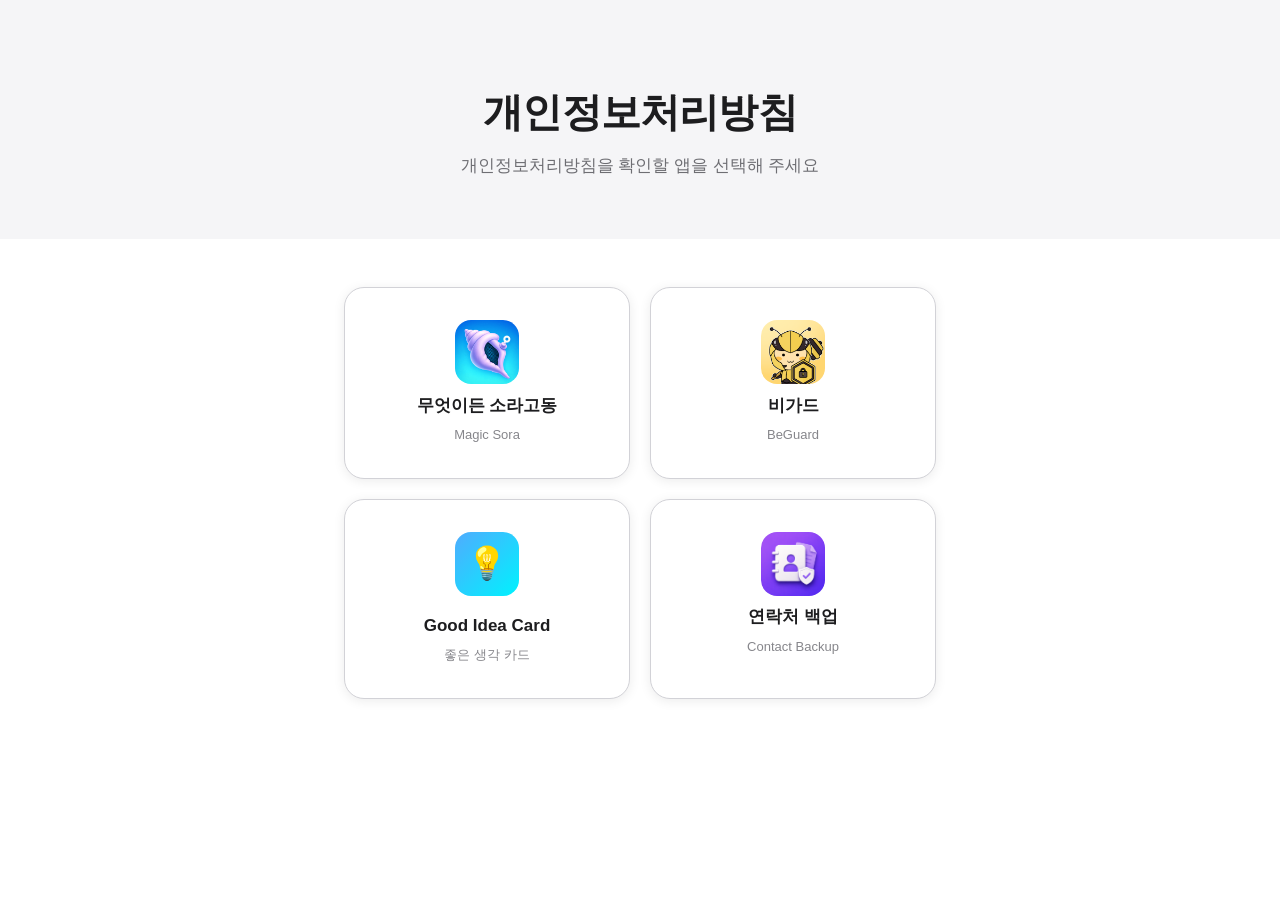
<file: index.html>
<!DOCTYPE html>
<html lang="ko">
<head>
  <meta charset="UTF-8">
  <meta name="viewport" content="width=device-width, initial-scale=1.0">
  <title>Privacy Policy — canbe</title>
  <link rel="stylesheet" href="style.css">
</head>
<body>

  <header class="hero">
    <h1>개인정보처리방침</h1>
    <p class="subtitle">개인정보처리방침을 확인할 앱을 선택해 주세요</p>
  </header>

  <div class="app-grid">

    <a href="sora.html" class="app-card">
      <img src="images/sora/icon-sora.png" alt="무엇이든 소라고동" style="width: 64px; height: 64px; border-radius: 16px;">
      <h2>무엇이든 소라고동</h2>
      <p class="desc">Magic Sora</p>
    </a>

    <a href="beguard.html" class="app-card">
      <img src="images/beguard/icon-beguard.png" alt="BeGuard" style="width: 64px; height: 64px; border-radius: 16px;">
      <h2>비가드</h2>
      <p class="desc">BeGuard</p>
    </a>

    <a href="good-idea-card.html" class="app-card">
      <div class="icon" style="background: linear-gradient(135deg, #4facfe, #00f2fe);">💡</div>
      <h2>Good Idea Card</h2>
      <p class="desc">좋은 생각 카드</p>
    </a>

    <a href="contact-backup.html" class="app-card">
      <img src="images/contact/icon-contact.png" alt="Contact Backup" style="width: 64px; height: 64px; border-radius: 16px;">
      <h2>연락처 백업</h2>
      <p class="desc">Contact Backup</p>
    </a>

  </div>


</body>
</html>
</file>
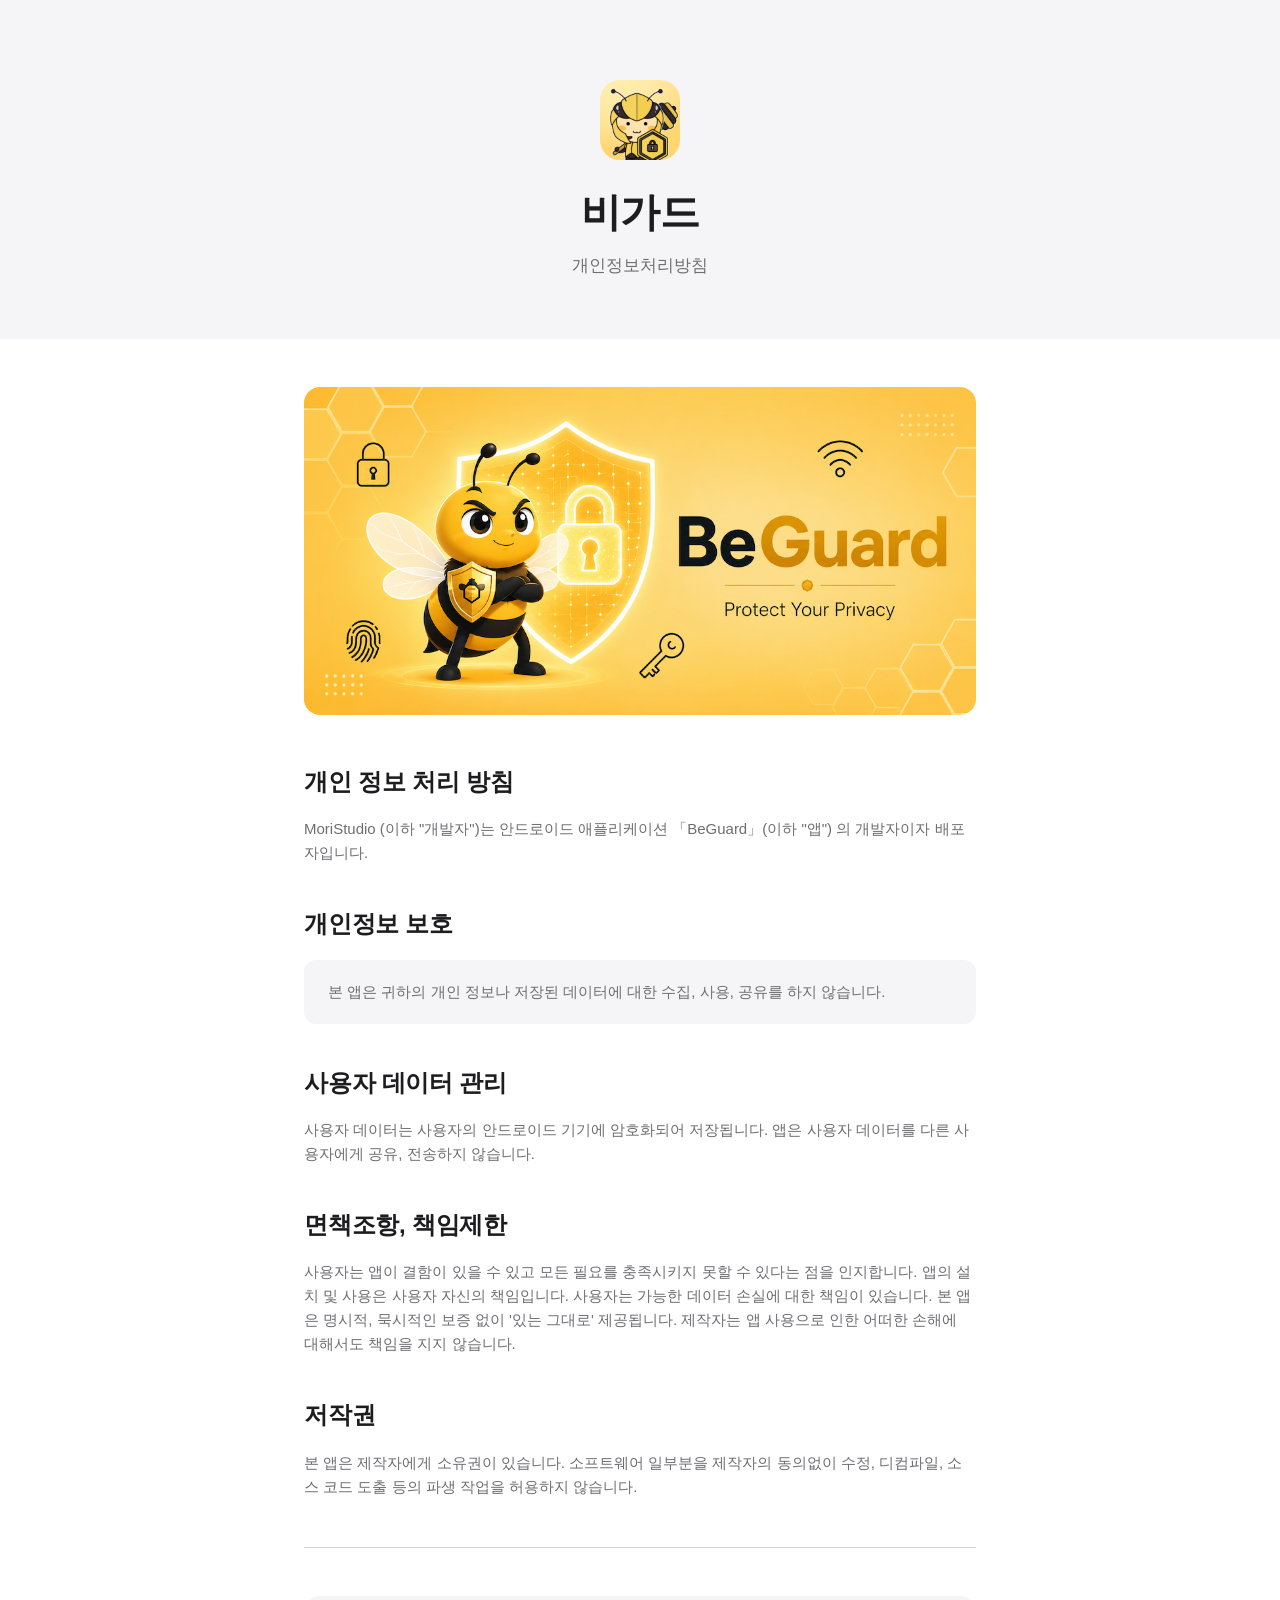
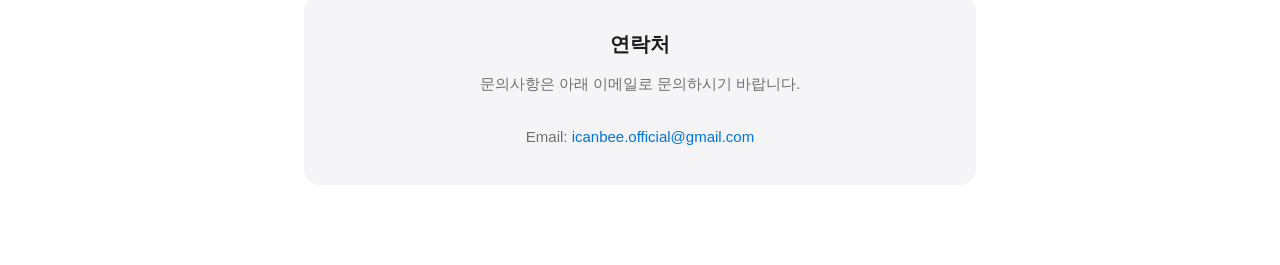
<file: beguard.html>
<!DOCTYPE html>
<html lang="ko">
<head>
  <meta charset="UTF-8">
  <meta name="viewport" content="width=device-width, initial-scale=1.0">
  <title>개인정보처리방침 — BeGuard</title>
  <link rel="stylesheet" href="style.css">
</head>
<body>

  <header class="hero">
    <img src="images/beguard/icon-beguard.png" alt="BeGuard" style="width: 80px; height: 80px; border-radius: 20px; margin: 0 auto 20px; display: block;">
    <h1>비가드</h1>
    <p class="subtitle">개인정보처리방침</p>
  </header>

  <main class="container">
      <img src="images/beguard/banner-beguard.png" alt="BeGuard 배너" style="width: 100%; border-radius: 16px; margin-bottom: 40px;">

    <section class="section">
      <h2>개인 정보 처리 방침</h2>
      <p><span id="developer-name"></span> (이하 "개발자")는 안드로이드 애플리케이션 「BeGuard」(이하 "앱") 의 개발자이자 배포자입니다.</p>
    </section>

    <section class="section">
      <h2>개인정보 보호</h2>
      <div class="highlight-box">
        <p>본 앱은 귀하의 개인 정보나 저장된 데이터에 대한 수집, 사용, 공유를 하지 않습니다.</p>
      </div>
    </section>

    <section class="section">
      <h2>사용자 데이터 관리</h2>
      <p>사용자 데이터는 사용자의 안드로이드 기기에 암호화되어 저장됩니다. 앱은 사용자 데이터를 다른 사용자에게 공유, 전송하지 않습니다.</p>
    </section>

    <section class="section">
      <h2>면책조항, 책임제한</h2>
      <p>사용자는 앱이 결함이 있을 수 있고 모든 필요를 충족시키지 못할 수 있다는 점을 인지합니다. 앱의 설치 및 사용은 사용자 자신의 책임입니다. 사용자는 가능한 데이터 손실에 대한 책임이 있습니다. 본 앱은 명시적, 묵시적인 보증 없이 '있는 그대로' 제공됩니다. 제작자는 앱 사용으로 인한 어떠한 손해에 대해서도 책임을 지지 않습니다.</p>
    </section>

    <section class="section">
      <h2>저작권</h2>
      <p>본 앱은 제작자에게 소유권이 있습니다. 소프트웨어 일부분을 제작자의 동의없이 수정, 디컴파일, 소스 코드 도출 등의 파생 작업을 허용하지 않습니다.</p>
    </section>

    <div class="divider"></div>

    <div id="contact" class="contact-card"></div>
    <script src="data/developer-info.js"></script>
    <script>
      document.getElementById('developer-name').textContent = DEVELOPER_INFO.name;
      document.getElementById('contact').innerHTML = `
        <h3>연락처</h3>
        <p>문의사항은 아래 이메일로 문의하시기 바랍니다.</p>
        <br>
        <p>Email: <a href="mailto:${DEVELOPER_INFO.email}">${DEVELOPER_INFO.email}</a></p>
      `;
    </script>
  </main>


</body>
</html>
</file>
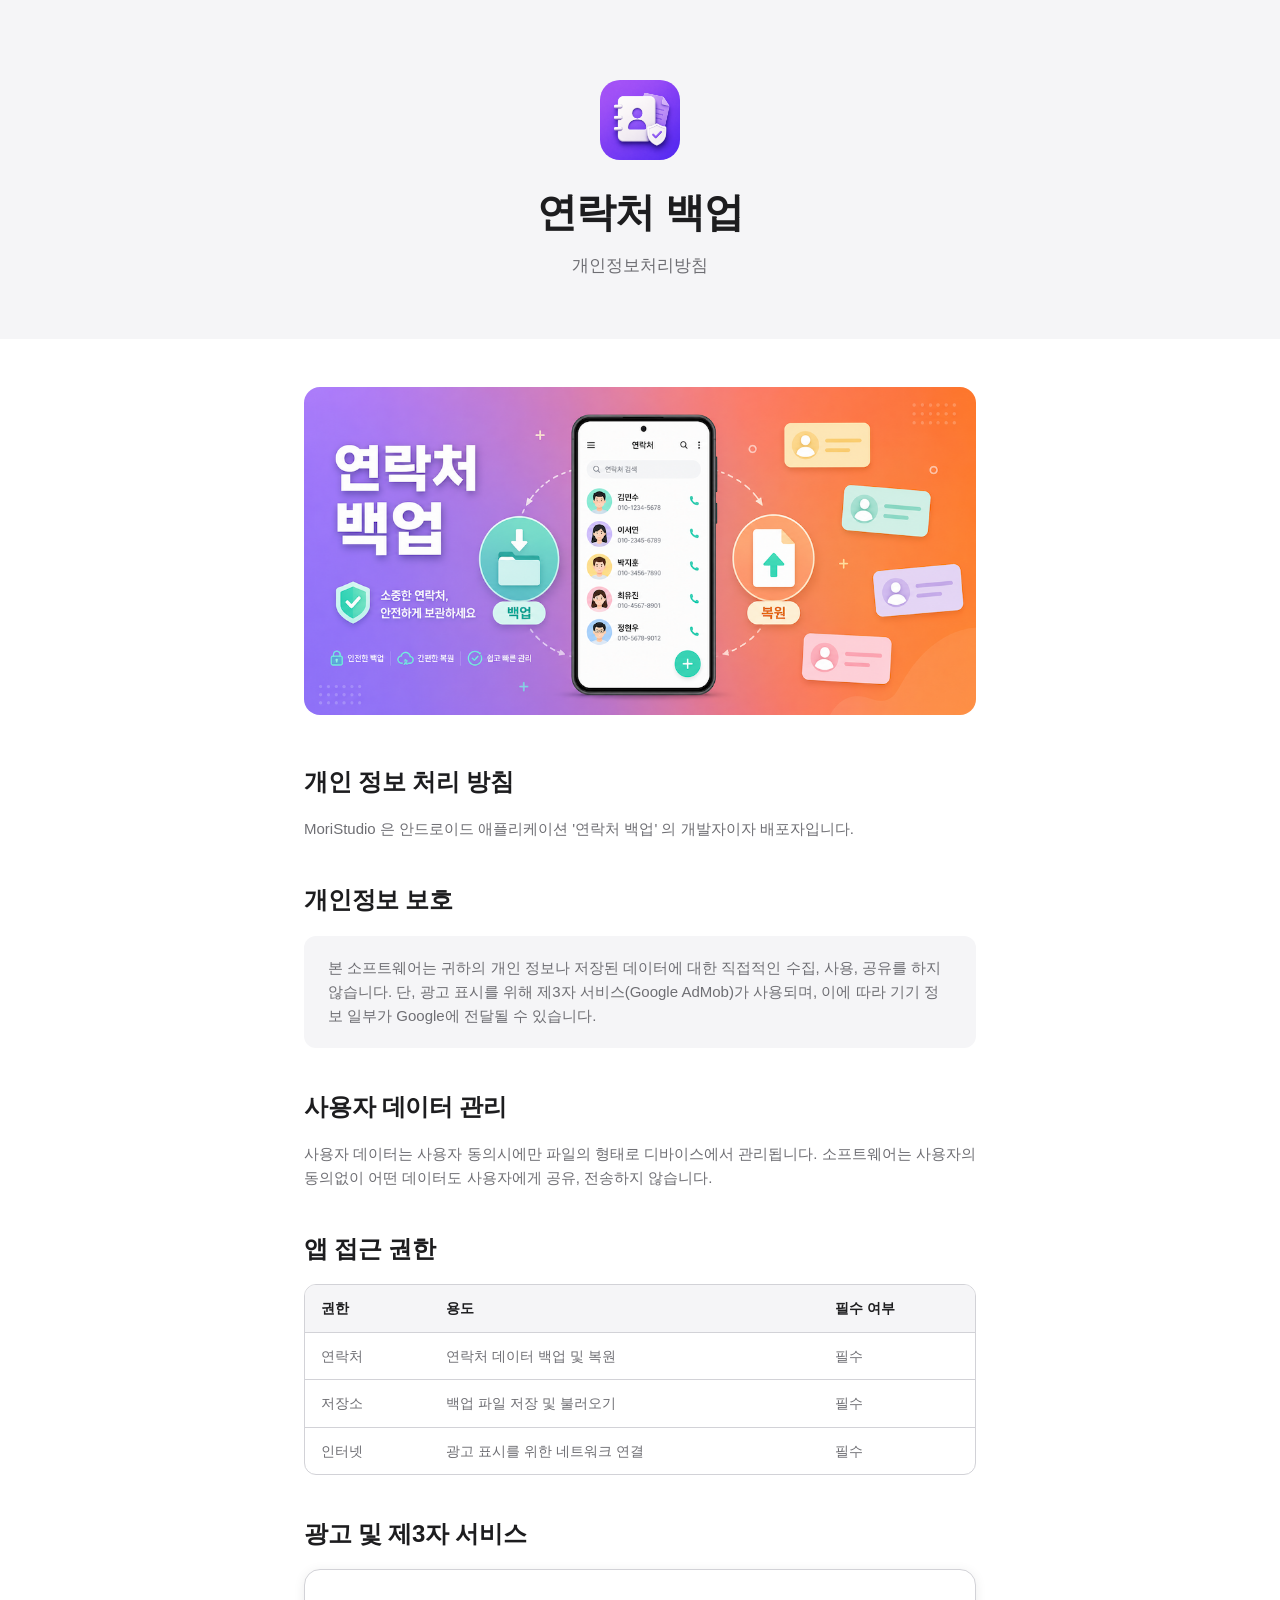
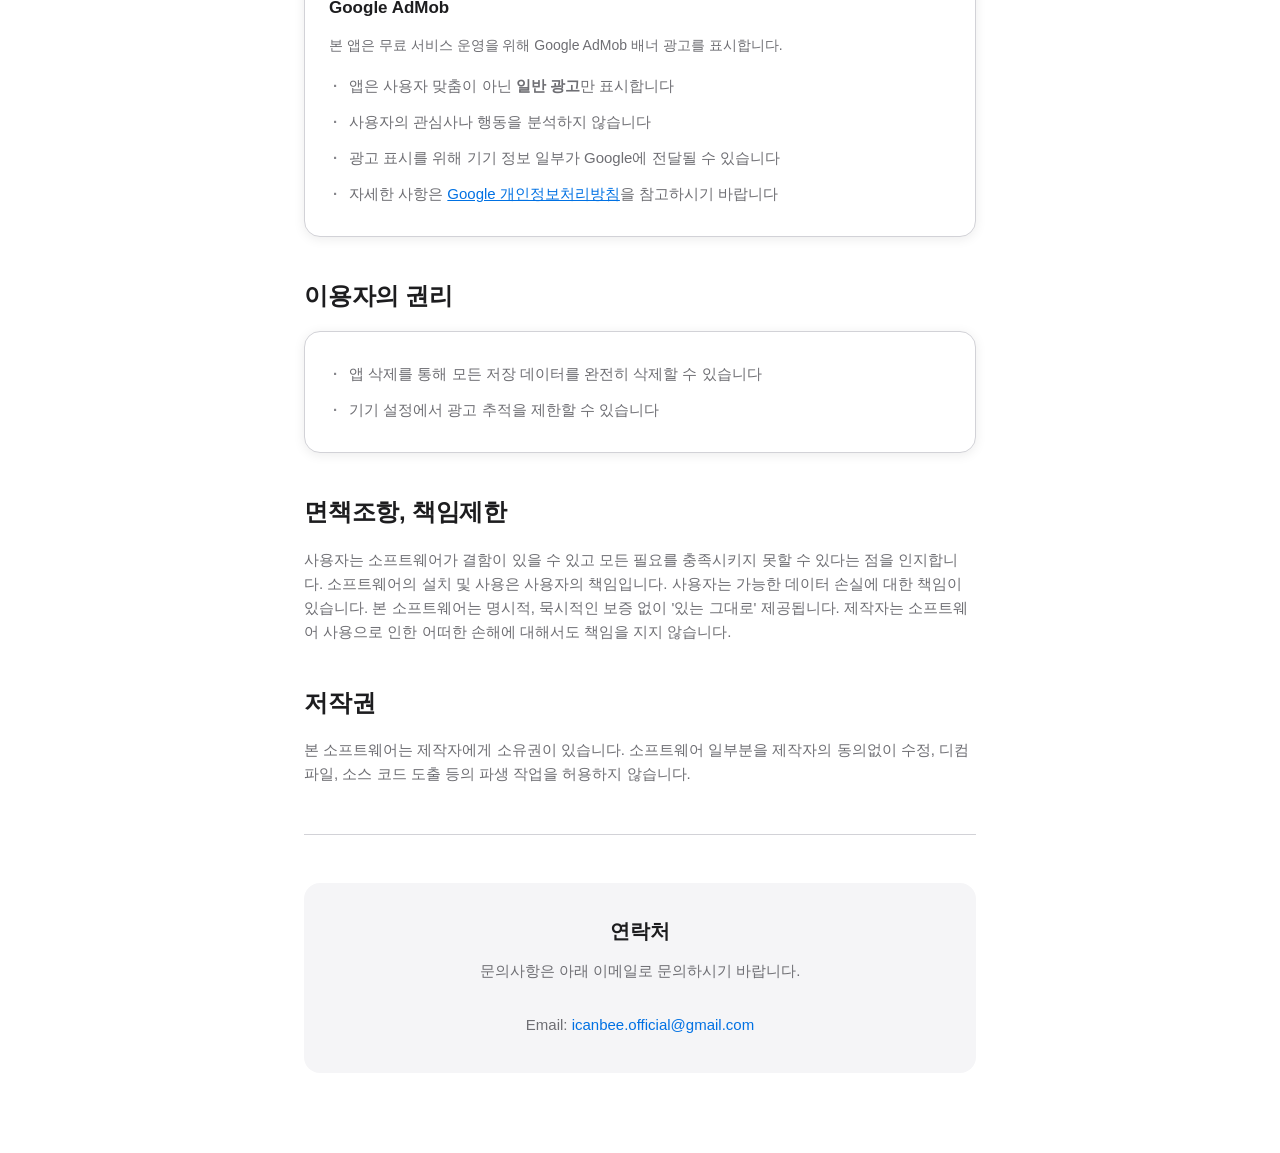
<file: contact-backup.html>
<!DOCTYPE html>
<html lang="ko">
<head>
  <meta charset="UTF-8">
  <meta name="viewport" content="width=device-width, initial-scale=1.0">
  <title>개인정보처리방침 — Contact Backup</title>
  <link rel="stylesheet" href="style.css">
</head>
<body>

  <header class="hero">
    <img src="images/contact/icon-contact.png" alt="연락처 백업" style="width: 80px; height: 80px; border-radius: 20px; margin: 0 auto 20px; display: block;">
    <h1>연락처 백업</h1>
    <p class="subtitle">개인정보처리방침</p>
  </header>

  <main class="container">
      <img src="images/contact/banner-contact.png" alt="연락처 백업 배너" style="width: 100%; border-radius: 16px; margin-bottom: 40px;">

    <section class="section">
      <h2>개인 정보 처리 방침</h2>
      <p><span id="developer-name"></span> 은 안드로이드 애플리케이션 '연락처 백업' 의 개발자이자 배포자입니다.</p>
    </section>

    <section class="section">
      <h2>개인정보 보호</h2>
      <div class="highlight-box">
        <p>본 소프트웨어는 귀하의 개인 정보나 저장된 데이터에 대한 직접적인 수집, 사용, 공유를 하지 않습니다. 단, 광고 표시를 위해 제3자 서비스(Google AdMob)가 사용되며, 이에 따라 기기 정보 일부가 Google에 전달될 수 있습니다.</p>
      </div>
    </section>

    <section class="section">
      <h2>사용자 데이터 관리</h2>
      <p>사용자 데이터는 사용자 동의시에만 파일의 형태로 디바이스에서 관리됩니다. 소프트웨어는 사용자의 동의없이 어떤 데이터도 사용자에게 공유, 전송하지 않습니다.</p>
    </section>

    <section class="section">
      <h2>앱 접근 권한</h2>
      <table>
        <thead><tr><th>권한</th><th>용도</th><th>필수 여부</th></tr></thead>
        <tbody>
          <tr><td>연락처</td><td>연락처 데이터 백업 및 복원</td><td>필수</td></tr>
          <tr><td>저장소</td><td>백업 파일 저장 및 불러오기</td><td>필수</td></tr>
          <tr><td>인터넷</td><td>광고 표시를 위한 네트워크 연결</td><td>필수</td></tr>
        </tbody>
      </table>
    </section>

    <section class="section">
      <h2>광고 및 제3자 서비스</h2>
      <div class="card">
        <h3>Google AdMob</h3>
        <p style="font-size:14px; color:var(--text-secondary); margin-bottom:12px;">본 앱은 무료 서비스 운영을 위해 Google AdMob 배너 광고를 표시합니다.</p>
        <ul>
          <li>앱은 사용자 맞춤이 아닌 <strong>일반 광고</strong>만 표시합니다</li>
          <li>사용자의 관심사나 행동을 분석하지 않습니다</li>
          <li>광고 표시를 위해 기기 정보 일부가 Google에 전달될 수 있습니다</li>
          <li>자세한 사항은 <a href="https://policies.google.com/privacy" target="_blank" rel="noopener" style="color:var(--accent)">Google 개인정보처리방침</a>을 참고하시기 바랍니다</li>
        </ul>
      </div>
    </section>

    <section class="section">
      <h2>이용자의 권리</h2>
      <div class="card">
        <ul>
          <li>앱 삭제를 통해 모든 저장 데이터를 완전히 삭제할 수 있습니다</li>
          <li>기기 설정에서 광고 추적을 제한할 수 있습니다</li>
        </ul>
      </div>
    </section>

    <section class="section">
      <h2>면책조항, 책임제한</h2>
      <p>사용자는 소프트웨어가 결함이 있을 수 있고 모든 필요를 충족시키지 못할 수 있다는 점을 인지합니다. 소프트웨어의 설치 및 사용은 사용자의 책임입니다. 사용자는 가능한 데이터 손실에 대한 책임이 있습니다. 본 소프트웨어는 명시적, 묵시적인 보증 없이 '있는 그대로' 제공됩니다. 제작자는 소프트웨어 사용으로 인한 어떠한 손해에 대해서도 책임을 지지 않습니다.</p>
    </section>

    <section class="section">
      <h2>저작권</h2>
      <p>본 소프트웨어는 제작자에게 소유권이 있습니다. 소프트웨어 일부분을 제작자의 동의없이 수정, 디컴파일, 소스 코드 도출 등의 파생 작업을 허용하지 않습니다.</p>
    </section>

    <div class="divider"></div>

    <div id="contact" class="contact-card"></div>
    <script src="data/developer-info.js"></script>
    <script>
      document.getElementById('developer-name').textContent = DEVELOPER_INFO.name;
      document.getElementById('contact').innerHTML = `
        <h3>연락처</h3>
        <p>문의사항은 아래 이메일로 문의하시기 바랍니다.</p>
        <br>
        <p>Email: <a href="mailto:${DEVELOPER_INFO.email}">${DEVELOPER_INFO.email}</a></p>
      `;
    </script>
  </main>


</body>
</html>
</file>
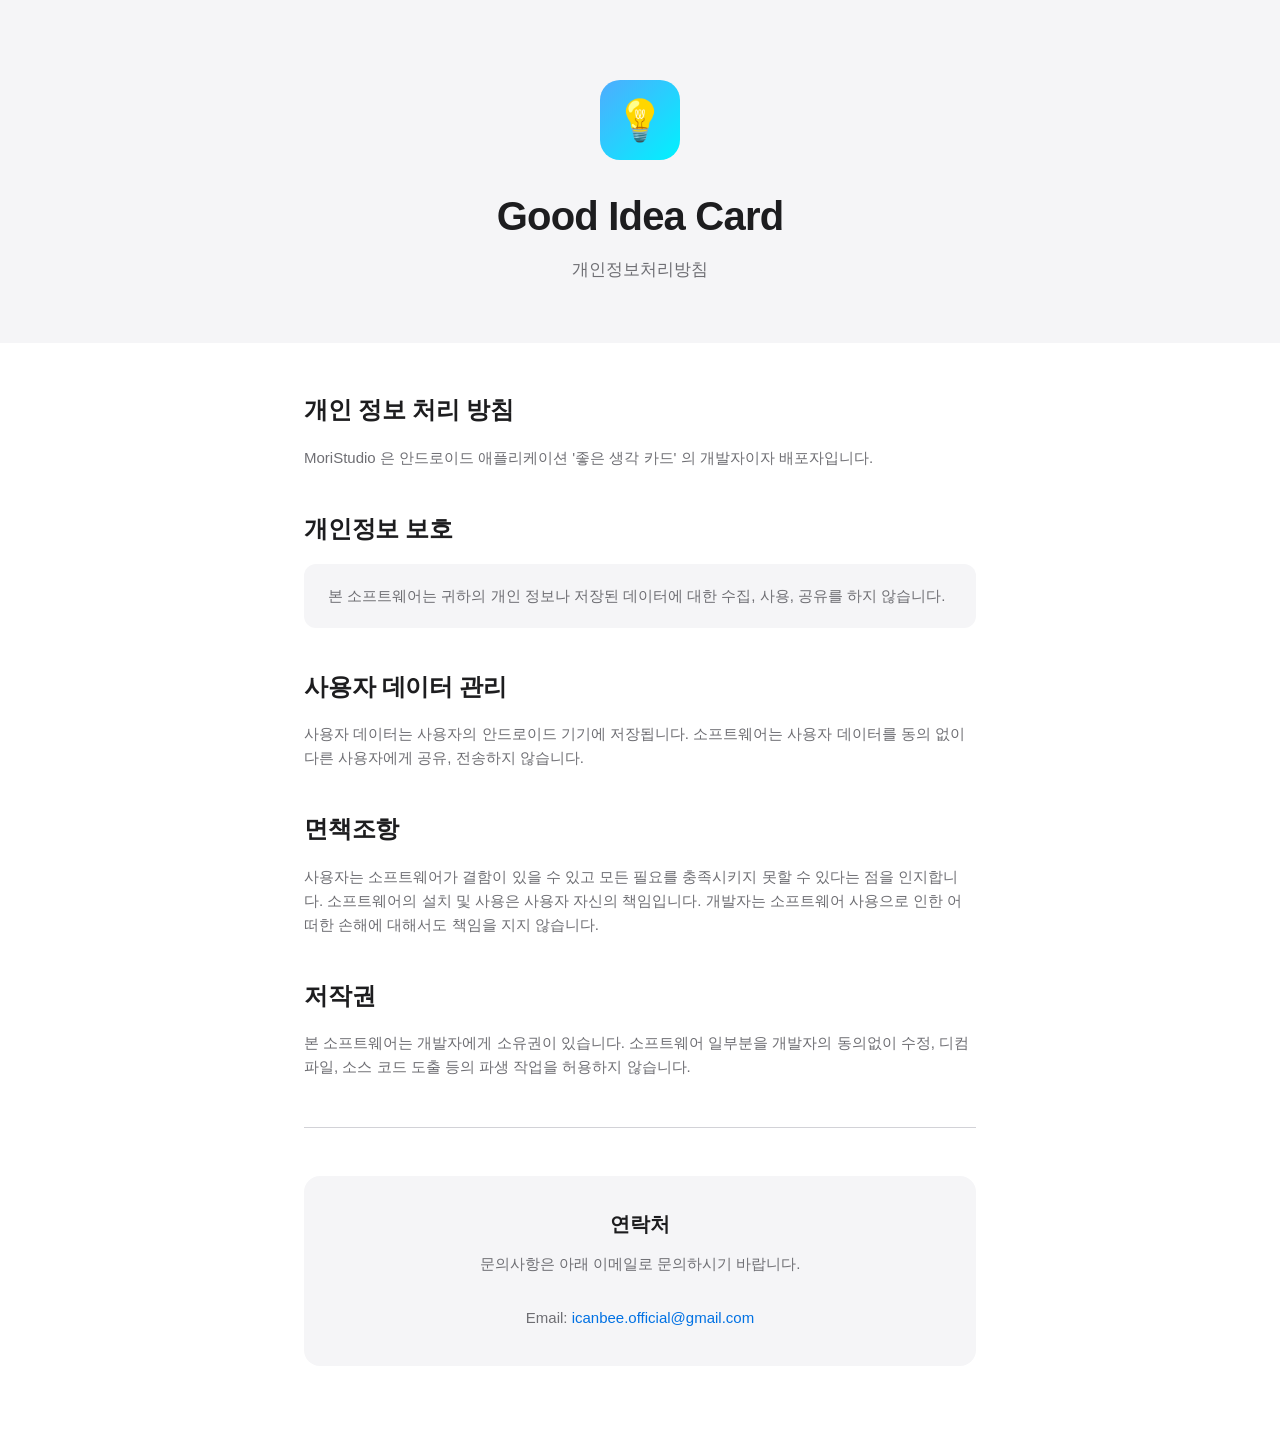
<file: good-idea-card.html>
<!DOCTYPE html>
<html lang="ko">
<head>
  <meta charset="UTF-8">
  <meta name="viewport" content="width=device-width, initial-scale=1.0">
  <title>개인정보처리방침 — Good Idea Card</title>
  <link rel="stylesheet" href="style.css">
</head>
<body>

  <header class="hero">
    <div class="hero-icon" style="background: linear-gradient(135deg, #4facfe, #00f2fe);">💡</div>
    <h1>Good Idea Card</h1>
    <p class="subtitle">개인정보처리방침</p>
  </header>

  <main class="container">

    <section class="section">
      <h2>개인 정보 처리 방침</h2>
      <p><span id="developer-name"></span> 은 안드로이드 애플리케이션 '좋은 생각 카드' 의 개발자이자 배포자입니다.</p>
    </section>

    <section class="section">
      <h2>개인정보 보호</h2>
      <div class="highlight-box">
        <p>본 소프트웨어는 귀하의 개인 정보나 저장된 데이터에 대한 수집, 사용, 공유를 하지 않습니다.</p>
      </div>
    </section>

    <section class="section">
      <h2>사용자 데이터 관리</h2>
      <p>사용자 데이터는 사용자의 안드로이드 기기에 저장됩니다. 소프트웨어는 사용자 데이터를 동의 없이 다른 사용자에게 공유, 전송하지 않습니다.</p>
    </section>

    <section class="section">
      <h2>면책조항</h2>
      <p>사용자는 소프트웨어가 결함이 있을 수 있고 모든 필요를 충족시키지 못할 수 있다는 점을 인지합니다. 소프트웨어의 설치 및 사용은 사용자 자신의 책임입니다. 개발자는 소프트웨어 사용으로 인한 어떠한 손해에 대해서도 책임을 지지 않습니다.</p>
    </section>

    <section class="section">
      <h2>저작권</h2>
      <p>본 소프트웨어는 개발자에게 소유권이 있습니다. 소프트웨어 일부분을 개발자의 동의없이 수정, 디컴파일, 소스 코드 도출 등의 파생 작업을 허용하지 않습니다.</p>
    </section>

    <div class="divider"></div>

    <div id="contact" class="contact-card"></div>
    <script src="data/developer-info.js"></script>
    <script>
      document.getElementById('developer-name').textContent = DEVELOPER_INFO.name;
      document.getElementById('contact').innerHTML = `
        <h3>연락처</h3>
        <p>문의사항은 아래 이메일로 문의하시기 바랍니다.</p>
        <br>
        <p>Email: <a href="mailto:${DEVELOPER_INFO.email}">${DEVELOPER_INFO.email}</a></p>
      `;
    </script>
  </main>


</body>
</html>
</file>
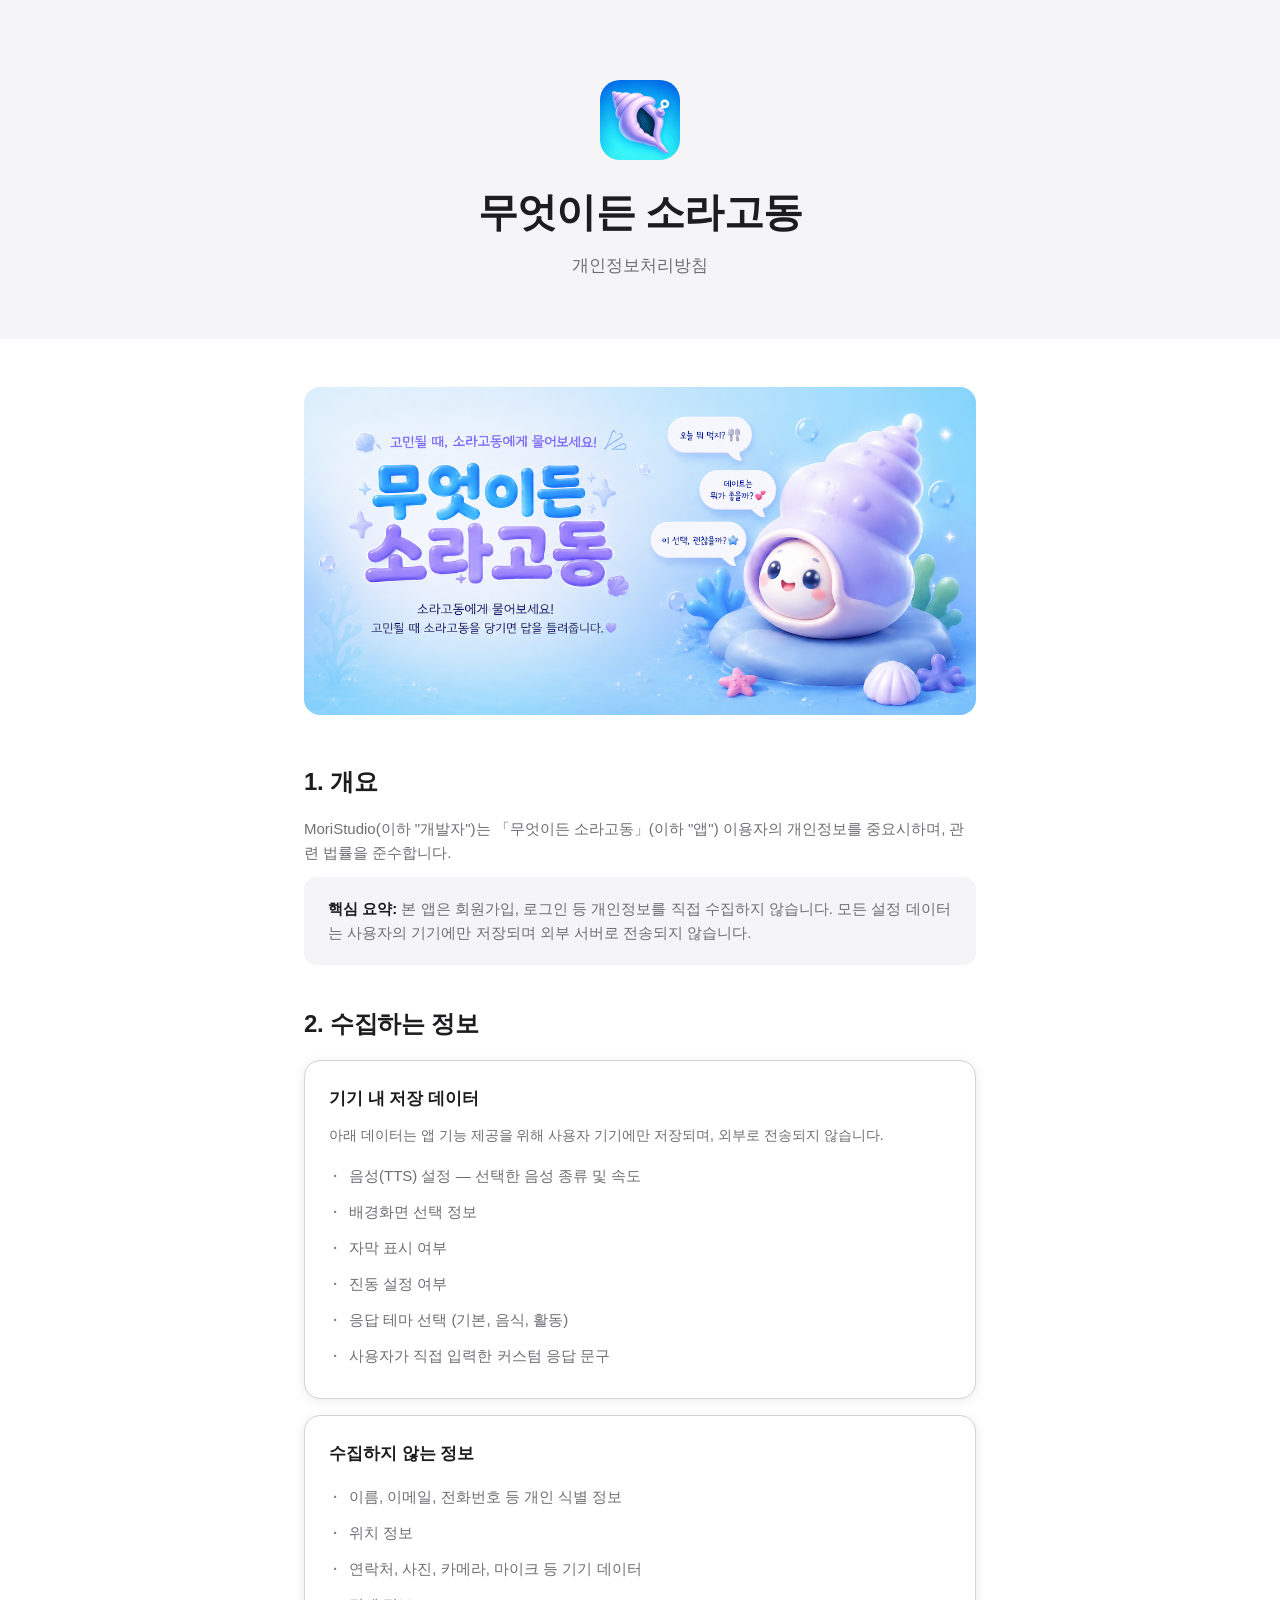
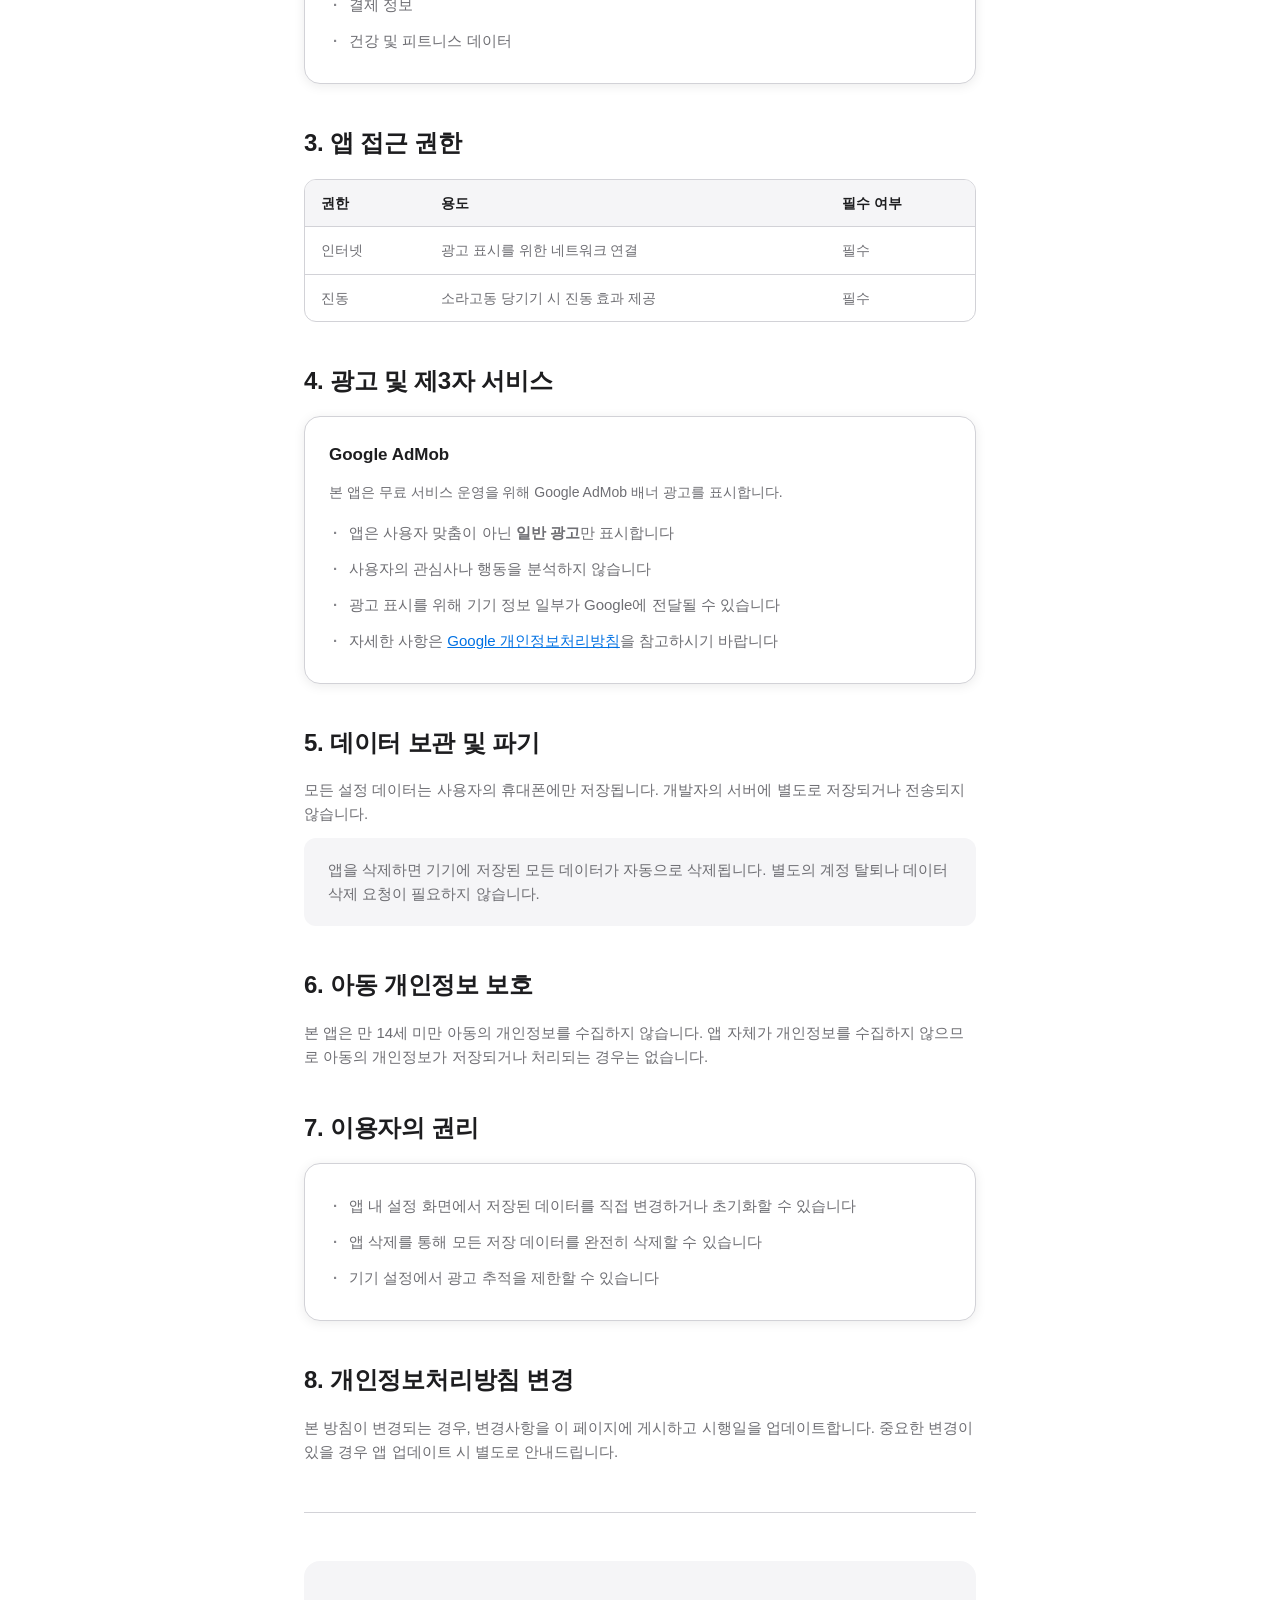
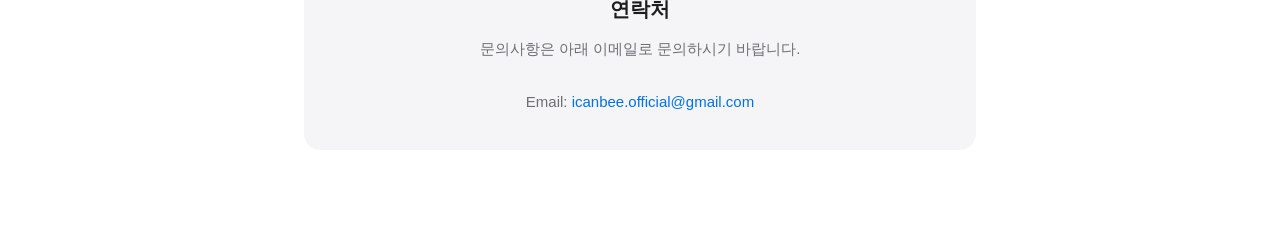
<file: sora.html>
<!DOCTYPE html>
<html lang="ko">
<head>
  <meta charset="UTF-8">
  <meta name="viewport" content="width=device-width, initial-scale=1.0">
  <title>개인정보처리방침 — 무엇이든 소라고동</title>
  <link rel="stylesheet" href="style.css">
</head>
<body>

  <header class="hero">
    <img src="images/sora/icon-sora.png" alt="무엇이든 소라고동" style="width: 80px; height: 80px; border-radius: 20px; margin: 0 auto 20px; display: block;">
    <h1>무엇이든 소라고동</h1>
    <p class="subtitle">개인정보처리방침</p>
  </header>

  <main class="container">
      <img src="images/sora/banner-sora.png" alt="무엇이든 소라고동 배너" style="width: 100%; border-radius: 16px; margin-bottom: 40px;">

      <section class="section">
        <h2>1. 개요</h2>
        <p><span id="developer-name"></span>(이하 "개발자")는 「무엇이든 소라고동」(이하 "앱") 이용자의 개인정보를 중요시하며, 관련 법률을 준수합니다.</p>
        <div class="highlight-box">
          <p><strong>핵심 요약:</strong> 본 앱은 회원가입, 로그인 등 개인정보를 직접 수집하지 않습니다. 모든 설정 데이터는 사용자의 기기에만 저장되며 외부 서버로 전송되지 않습니다.</p>
        </div>
      </section>

      <section class="section">
        <h2>2. 수집하는 정보</h2>
        <div class="card">
          <h3>기기 내 저장 데이터</h3>
          <p style="font-size:14px; color:var(--text-secondary); margin-bottom:12px;">아래 데이터는 앱 기능 제공을 위해 사용자 기기에만 저장되며, 외부로 전송되지 않습니다.</p>
          <ul>
            <li>음성(TTS) 설정 — 선택한 음성 종류 및 속도</li>
            <li>배경화면 선택 정보</li>
            <li>자막 표시 여부</li>
            <li>진동 설정 여부</li>
            <li>응답 테마 선택 (기본, 음식, 활동)</li>
            <li>사용자가 직접 입력한 커스텀 응답 문구</li>
          </ul>
        </div>
        <div class="card">
          <h3>수집하지 않는 정보</h3>
          <ul>
            <li>이름, 이메일, 전화번호 등 개인 식별 정보</li>
            <li>위치 정보</li>
            <li>연락처, 사진, 카메라, 마이크 등 기기 데이터</li>
            <li>결제 정보</li>
            <li>건강 및 피트니스 데이터</li>
          </ul>
        </div>
      </section>

      <section class="section">
        <h2>3. 앱 접근 권한</h2>
        <table>
          <thead><tr><th>권한</th><th>용도</th><th>필수 여부</th></tr></thead>
          <tbody>
            <tr><td>인터넷</td><td>광고 표시를 위한 네트워크 연결</td><td>필수</td></tr>
            <tr><td>진동</td><td>소라고동 당기기 시 진동 효과 제공</td><td>필수</td></tr>
          </tbody>
        </table>
      </section>

      <section class="section">
        <h2>4. 광고 및 제3자 서비스</h2>
        <div class="card">
          <h3>Google AdMob</h3>
          <p style="font-size:14px; color:var(--text-secondary); margin-bottom:12px;">본 앱은 무료 서비스 운영을 위해 Google AdMob 배너 광고를 표시합니다.</p>
          <ul>
            <li>앱은 사용자 맞춤이 아닌 <strong>일반 광고</strong>만 표시합니다</li>
            <li>사용자의 관심사나 행동을 분석하지 않습니다</li>
            <li>광고 표시를 위해 기기 정보 일부가 Google에 전달될 수 있습니다</li>
            <li>자세한 사항은 <a href="https://policies.google.com/privacy" target="_blank" rel="noopener" style="color:var(--accent)">Google 개인정보처리방침</a>을 참고하시기 바랍니다</li>
          </ul>
        </div>
      </section>

      <section class="section">
        <h2>5. 데이터 보관 및 파기</h2>
        <p>모든 설정 데이터는 사용자의 휴대폰에만 저장됩니다. 개발자의 서버에 별도로 저장되거나 전송되지 않습니다.</p>
        <div class="highlight-box">
          <p>앱을 삭제하면 기기에 저장된 모든 데이터가 자동으로 삭제됩니다. 별도의 계정 탈퇴나 데이터 삭제 요청이 필요하지 않습니다.</p>
        </div>
      </section>

      <section class="section">
        <h2>6. 아동 개인정보 보호</h2>
        <p>본 앱은 만 14세 미만 아동의 개인정보를 수집하지 않습니다. 앱 자체가 개인정보를 수집하지 않으므로 아동의 개인정보가 저장되거나 처리되는 경우는 없습니다.</p>
      </section>

      <section class="section">
        <h2>7. 이용자의 권리</h2>
        <div class="card">
          <ul>
            <li>앱 내 설정 화면에서 저장된 데이터를 직접 변경하거나 초기화할 수 있습니다</li>
            <li>앱 삭제를 통해 모든 저장 데이터를 완전히 삭제할 수 있습니다</li>
            <li>기기 설정에서 광고 추적을 제한할 수 있습니다</li>
          </ul>
        </div>
      </section>

      <section class="section">
        <h2>8. 개인정보처리방침 변경</h2>
        <p>본 방침이 변경되는 경우, 변경사항을 이 페이지에 게시하고 시행일을 업데이트합니다. 중요한 변경이 있을 경우 앱 업데이트 시 별도로 안내드립니다.</p>
      </section>

    <div class="divider"></div>

    <div id="contact" class="contact-card"></div>
    <script src="data/developer-info.js"></script>
    <script>
      document.getElementById('developer-name').textContent = DEVELOPER_INFO.name;
      document.getElementById('contact').innerHTML = `
        <h3>연락처</h3>
        <p>문의사항은 아래 이메일로 문의하시기 바랍니다.</p>
        <br>
        <p>Email: <a href="mailto:${DEVELOPER_INFO.email}">${DEVELOPER_INFO.email}</a></p>
      `;
    </script>
  </main>



</body>
</html>
</file>
<file: style.css>
:root {
  --bg: #ffffff;
  --bg-secondary: #f5f5f7;
  --text-primary: #1d1d1f;
  --text-secondary: #6e6e73;
  --text-tertiary: #86868b;
  --border: #d2d2d7;
  --accent: #0071e3;
  --card-bg: #ffffff;
  --card-shadow: 0 2px 12px rgba(0, 0, 0, 0.08);
}


* {
  margin: 0;
  padding: 0;
  box-sizing: border-box;
}

body {
  font-family: -apple-system, BlinkMacSystemFont, 'SF Pro Text', 'Helvetica Neue', sans-serif;
  background-color: var(--bg);
  color: var(--text-primary);
  line-height: 1.6;
  -webkit-font-smoothing: antialiased;
  -moz-osx-font-smoothing: grayscale;
}

/* ── Hero ── */
.hero {
  text-align: center;
  padding: 80px 24px 60px;
  background: var(--bg-secondary);
}

.hero-icon {
  width: 80px;
  height: 80px;
  border-radius: 20px;
  display: flex;
  align-items: center;
  justify-content: center;
  margin: 0 auto 24px;
  font-size: 40px;
}

.hero h1 {
  font-size: 40px;
  font-weight: 700;
  letter-spacing: -0.02em;
  margin-bottom: 8px;
}

.hero .subtitle {
  font-size: 17px;
  color: var(--text-secondary);
}

/* ── Container ── */
.container {
  max-width: 720px;
  margin: 0 auto;
  padding: 48px 24px 80px;
}

/* ── Main page grid ── */
.app-grid {
  display: grid;
  grid-template-columns: repeat(2, 1fr);
  gap: 20px;
  max-width: 640px;
  margin: 0 auto;
  padding: 48px 24px 80px;
}

.app-card {
  background: var(--card-bg);
  border: 1px solid var(--border);
  border-radius: 20px;
  padding: 32px 24px;
  text-align: center;
  text-decoration: none;
  color: var(--text-primary);
  box-shadow: var(--card-shadow);
  transition: transform 0.2s ease, box-shadow 0.2s ease;
}

.app-card:hover {
  transform: translateY(-4px);
  box-shadow: 0 8px 24px rgba(0, 0, 0, 0.12);
}


.app-card .icon {
  width: 64px;
  height: 64px;
  border-radius: 16px;
  display: flex;
  align-items: center;
  justify-content: center;
  margin: 0 auto 16px;
  font-size: 32px;
}

.app-card h2 {
  font-size: 17px;
  font-weight: 600;
  margin-bottom: 6px;
}

.app-card .desc {
  font-size: 13px;
  color: var(--text-tertiary);
}



/* ── Section ── */
.section {
  margin-bottom: 40px;
}

.section h2 {
  font-size: 24px;
  font-weight: 600;
  letter-spacing: -0.01em;
  margin-bottom: 16px;
}

.section p {
  font-size: 15px;
  color: var(--text-secondary);
  margin-bottom: 12px;
}

/* ── Card ── */
.card {
  background: var(--card-bg);
  border: 1px solid var(--border);
  border-radius: 16px;
  padding: 24px;
  margin-bottom: 16px;
  box-shadow: var(--card-shadow);
}

.card h3 {
  font-size: 17px;
  font-weight: 600;
  margin-bottom: 12px;
  display: flex;
  align-items: center;
  gap: 8px;
}

.card ul {
  list-style: none;
  padding: 0;
}

.card ul li {
  font-size: 15px;
  color: var(--text-secondary);
  padding: 6px 0;
  padding-left: 20px;
  position: relative;
}

.card ul li::before {
  content: '\B7';
  position: absolute;
  left: 4px;
  font-weight: 700;
  color: var(--text-tertiary);
}

.badge {
  display: inline-block;
  font-size: 12px;
  font-weight: 600;
  padding: 3px 10px;
  border-radius: 100px;
  background: #e8f5e9;
  color: #2e7d32;
  margin-left: 8px;
}


.highlight-box {
  background: var(--bg-secondary);
  border-radius: 12px;
  padding: 20px 24px;
  margin-bottom: 16px;
}

.highlight-box p {
  font-size: 15px;
  color: var(--text-secondary);
  margin: 0;
}

.highlight-box strong {
  color: var(--text-primary);
}

/* ── Table ── */
table {
  width: 100%;
  border-collapse: separate;
  border-spacing: 0;
  border: 1px solid var(--border);
  border-radius: 12px;
  overflow: hidden;
  margin-bottom: 16px;
  font-size: 14px;
}

table th {
  background: var(--bg-secondary);
  font-weight: 600;
  text-align: left;
  padding: 12px 16px;
  color: var(--text-primary);
  border-bottom: 1px solid var(--border);
}

table td {
  padding: 12px 16px;
  color: var(--text-secondary);
  border-bottom: 1px solid var(--border);
}

table tr:last-child td {
  border-bottom: none;
}

/* ── Divider ── */
.divider {
  height: 1px;
  background: var(--border);
  margin: 48px 0;
}

/* ── Contact card ── */
.contact-card {
  text-align: center;
  padding: 32px 24px;
  background: var(--bg-secondary);
  border-radius: 16px;
}

.contact-card h3 {
  font-size: 20px;
  font-weight: 600;
  margin-bottom: 12px;
}

.contact-card p {
  font-size: 15px;
  color: var(--text-secondary);
  margin-bottom: 4px;
}

.contact-card a {
  color: var(--accent);
  text-decoration: none;
}

.contact-card a:hover {
  text-decoration: underline;
}

/* ── Footer ── */
footer {
  text-align: center;
  padding: 32px 24px;
  font-size: 13px;
  color: var(--text-tertiary);
  border-top: 1px solid var(--border);
}

/* ── Responsive ── */
@media (max-width: 600px) {
  .hero { padding: 60px 20px 48px; }
  .hero h1 { font-size: 28px; }
  .container { padding: 32px 20px 60px; }
  .section h2 { font-size: 20px; }
  .app-grid {
    grid-template-columns: 1fr;
    padding: 32px 20px 60px;
  }
}
</file>
